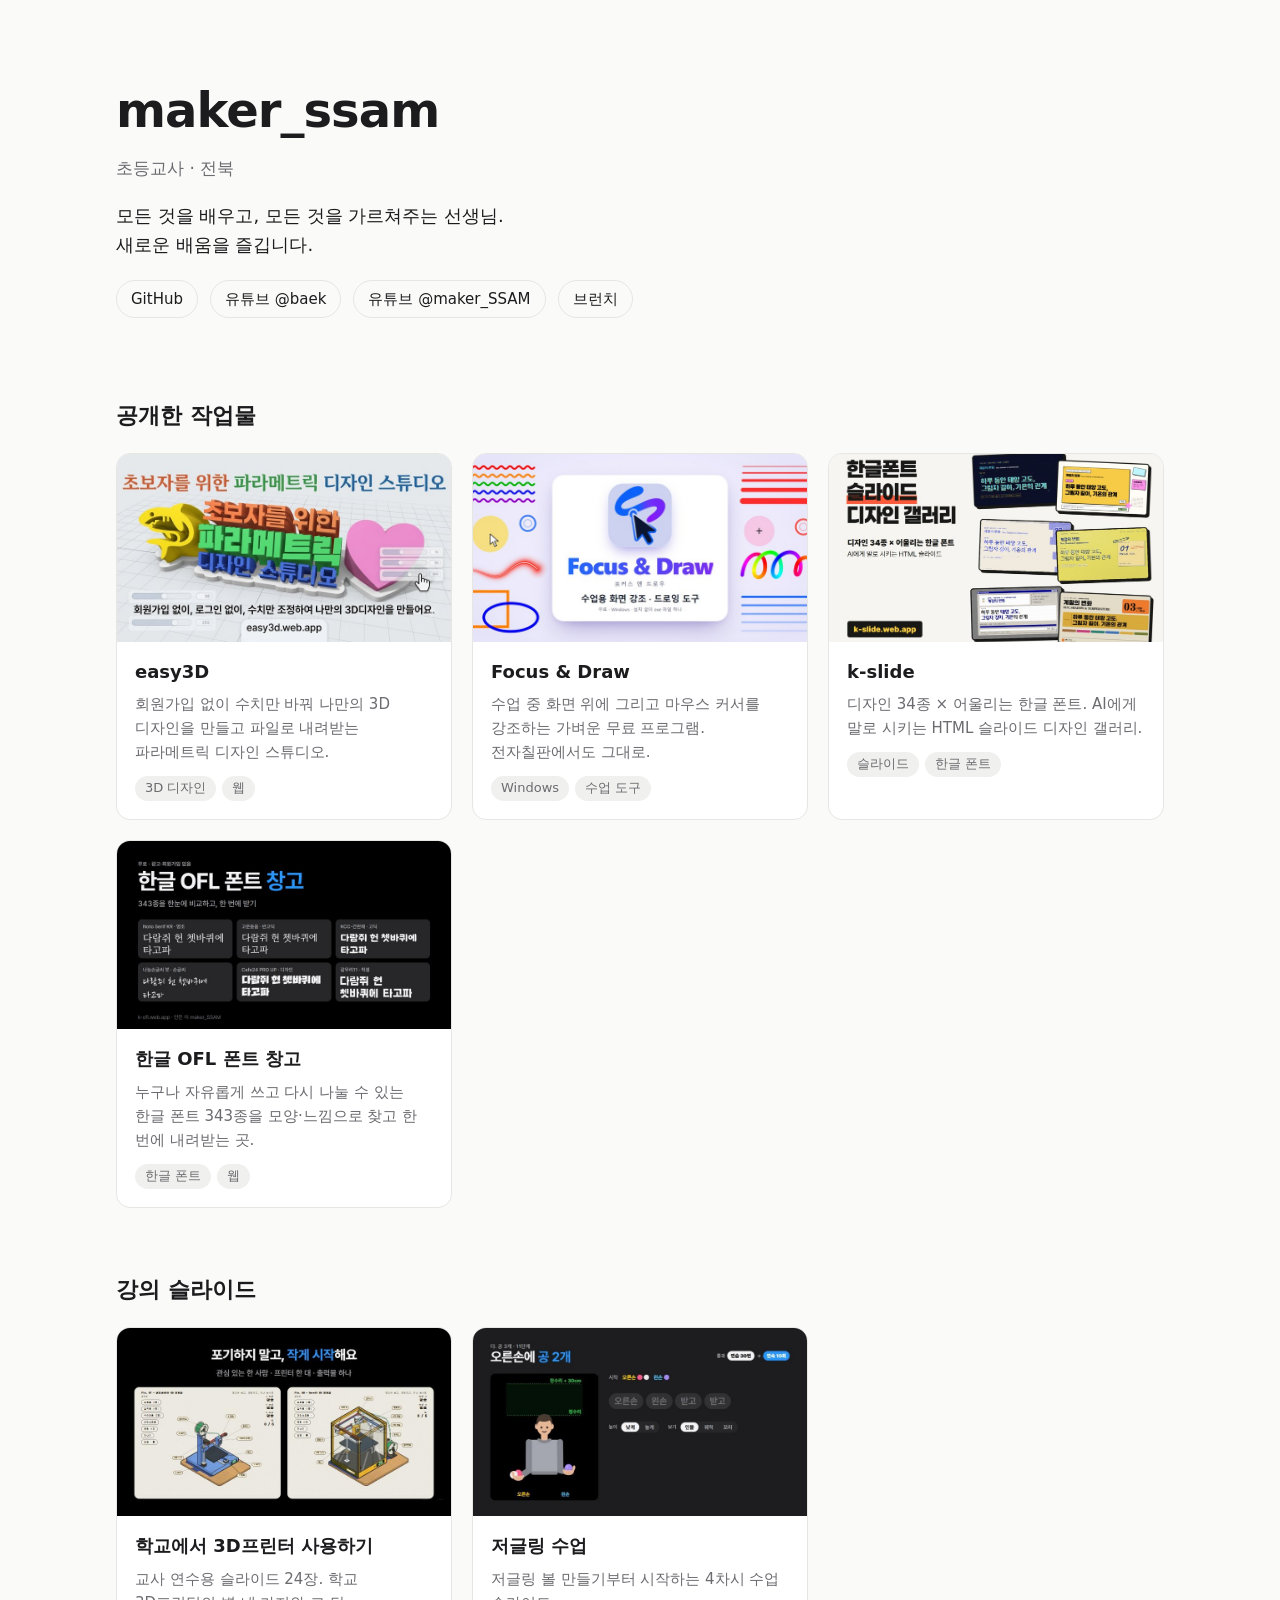
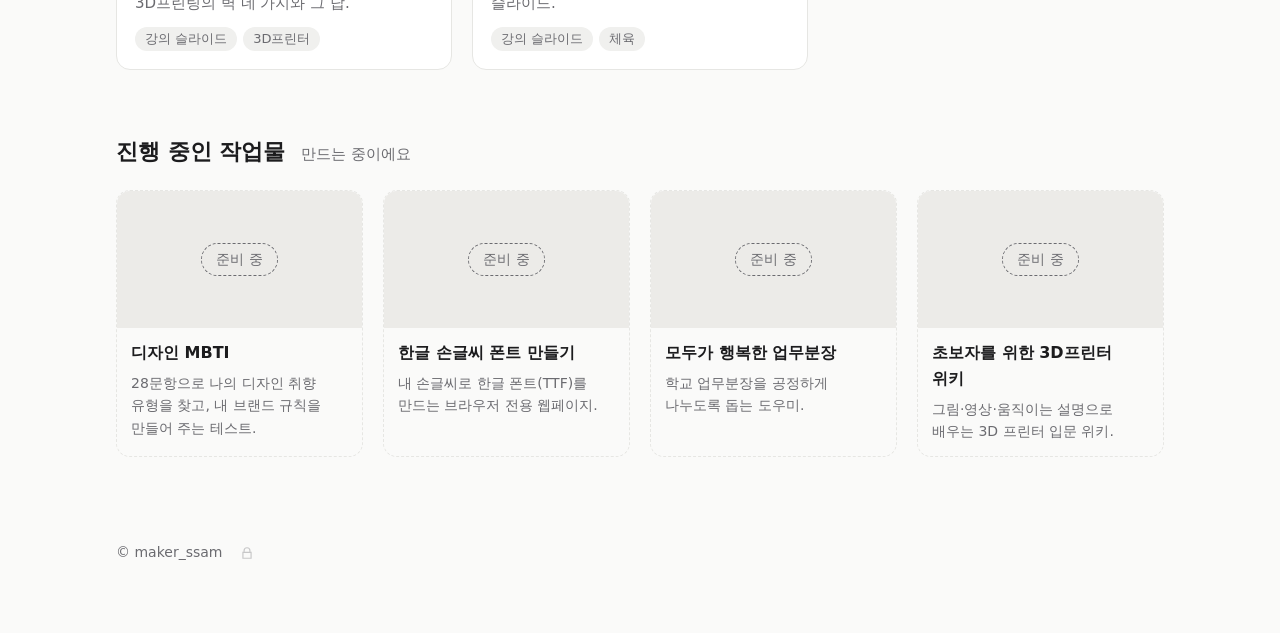
<file: index.html>
<!doctype html>
<html lang="ko">
<head>
<meta charset="utf-8">
<meta name="viewport" content="width=device-width, initial-scale=1">
<title>maker_ssam</title>
<meta name="description" content="초등교사 maker_ssam이 만든 수업 도구와 작업물 모음.">
<meta property="og:type" content="website">
<meta property="og:url" content="https://maker-ssam.github.io/">
<meta property="og:title" content="maker_ssam">
<meta property="og:description" content="초등교사 maker_ssam이 만든 수업 도구와 작업물 모음.">
<meta property="og:image" content="https://maker-ssam.github.io/og-image.jpg">
<meta property="og:image:width" content="1200">
<meta property="og:image:height" content="630">
<meta name="twitter:card" content="summary_large_image">
<link rel="icon" href="favicon.svg" type="image/svg+xml">
<link rel="stylesheet" href="https://maker-ssam.github.io/korean-ofl-fonts/fonts/pretendard/pretendard.css">
<link rel="stylesheet" href="style.css">
</head>
<body>
<div class="wrap">
  <header class="profile" id="profile"></header>

  <section>
    <h2>공개한 작업물</h2>
    <div class="grid" id="published"></div>
  </section>

  <section>
    <h2>강의 슬라이드</h2>
    <div class="grid" id="lectures"></div>
  </section>

  <section>
    <h2>진행 중인 작업물 <small>만드는 중이에요</small></h2>
    <div class="grid small" id="in-progress"></div>
  </section>

  <footer>© maker_ssam <a class="desk-door" href="desk/" aria-label="작업실(비밀번호)" title="작업실"><svg viewBox="0 0 24 24" width="14" height="14" aria-hidden="true"><path fill="none" stroke="currentColor" stroke-width="2" d="M7 11V8a5 5 0 0 1 10 0v3M5 11h14v10H5z"/></svg></a></footer>
</div>

<script>
// 내용은 works.json에서만 고친다. 이 파일은 보여 주는 방법만 담는다.
const el = (tag, cls, text) => {
  const e = document.createElement(tag);
  if (cls) e.className = cls;
  if (text) e.textContent = text;
  return e;
};

function thumb(w) {
  const box = el('div', 'thumb');
  if (w.thumb) {
    const img = el('img');
    img.src = w.thumb; img.alt = ''; img.loading = 'lazy';
    box.append(img);
  } else {
    box.classList.add('blank');
    box.append(el('span', '', '준비 중'));
  }
  return box;
}

function card(w) {
  const c = el(w.url ? 'a' : 'div', 'card');
  if (w.url) { c.href = w.url; c.target = '_blank'; c.rel = 'noopener'; }
  const body = el('div', 'body');
  body.append(el('h3', '', w.title), el('p', '', w.desc));
  if (w.tags && w.tags.length) {
    const ul = el('ul', 'tags');
    w.tags.forEach(t => ul.append(el('li', '', t)));
    body.append(ul);
  }
  c.append(thumb(w), body);
  return c;
}

function profile(p) {
  const h = document.getElementById('profile');
  h.append(el('h1', '', p.name), el('p', 'role', p.role), el('p', 'intro', p.intro));
  const ul = el('ul', 'links');
  (p.links || []).forEach(l => {
    const li = el('li'), a = el('a', '', l.label);
    a.href = l.url; a.target = '_blank'; a.rel = 'noopener';
    li.append(a); ul.append(li);
  });
  h.append(ul);
}

fetch('works.json')
  .then(r => r.json())
  .then(d => {
    if (d.profile) profile(d.profile);
    document.getElementById('published').append(...(d.published || []).map(card));
    document.getElementById('lectures').append(...(d.lectures || []).map(card));
    document.getElementById('in-progress').append(...(d.inProgress || []).map(card));
  })
  .catch(() => {
    document.getElementById('published').append(el('p', 'notice', '목록을 불러오지 못했어요. 잠시 뒤 새로고침해 주세요.'));
  });
</script>
<!-- 방문 집계: Cloudflare Web Analytics(쿠키 없음). 실제 주소에서만 불러와 로컬 미리보기는 세지 않는다 -->
<script>if(location.hostname==='maker-ssam.github.io'){var s=document.createElement('script');s.defer=true;s.src='https://static.cloudflareinsights.com/beacon.min.js';s.setAttribute('data-cf-beacon','{"token": "50978c2fd5224087936fd5e326e45675"}');document.body.appendChild(s);}</script>
</body>
</html>
</file>
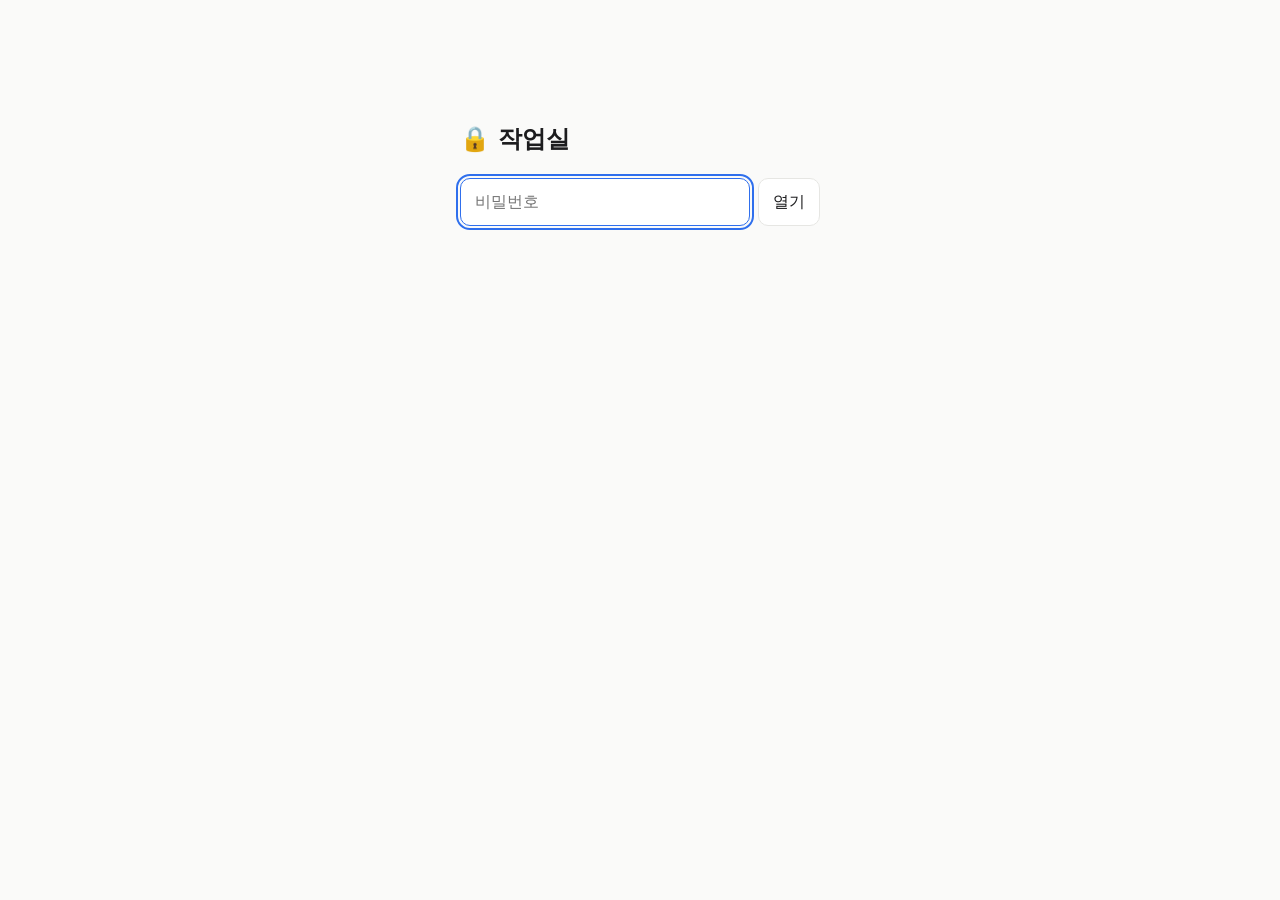
<file: desk/index.html>
<!doctype html>
<html lang="ko">
<head>
<meta charset="utf-8">
<meta name="viewport" content="width=device-width, initial-scale=1">
<meta name="robots" content="noindex, nofollow">
<title>작업실</title>
<link rel="icon" href="../favicon.svg" type="image/svg+xml">
<link rel="stylesheet" href="https://maker-ssam.github.io/korean-ofl-fonts/fonts/pretendard/pretendard.css">
<link rel="stylesheet" href="../style.css">
<style>
  .lock { max-width: 360px; margin: 0 auto; padding: 120px 0 64px; --field-line: var(--line); }
  @media (prefers-color-scheme: dark) { .lock { --field-line: #48484e; } }
  .lock h1 { margin: 0 0 20px; font-size: 24px; font-weight: 700; }
  .lock form { display: flex; gap: 8px; }
  .lock input, .lock button {
    font: inherit; font-size: 16px; padding: 10px 14px;
    border: 1px solid var(--field-line); border-radius: 10px; background: var(--surface); color: var(--text);
  }
  .lock input { flex: 1; min-width: 0; }
  .lock button { cursor: pointer; }
  .lock button:hover, .lock input:focus { border-color: var(--accent); }
  .lock input:focus-visible, .lock button:focus-visible { outline: 2px solid var(--accent); outline-offset: 2px; }
  .lock .msg { min-height: 1.6em; margin: 10px 0 0; color: var(--muted); font-size: 14px; }
  .desk h1 { margin: 0; padding: 72px 0 8px; font-size: 32px; font-weight: 800; }
  .links { display: grid; gap: 10px; grid-template-columns: repeat(auto-fill, minmax(260px, 1fr)); }
  .links a {
    display: block; padding: 14px 16px; text-decoration: none;
    background: var(--surface); border: 1px solid var(--line); border-radius: var(--radius);
  }
  .links a:hover, .links a:focus-visible { border-color: var(--accent); }
  .links b { display: block; font-weight: 700; }
  .links span { display: block; margin-top: 2px; color: var(--muted); font-size: 14px; }
</style>
</head>
<body>
<div class="wrap">
  <div class="lock" id="lock">
    <h1>🔒 작업실</h1>
    <form id="f">
      <input type="password" id="pw" placeholder="비밀번호" aria-label="비밀번호" autocomplete="current-password" autofocus>
      <button>열기</button>
    </form>
    <p class="msg" id="msg" role="status" aria-live="polite"></p>
  </div>
  <div class="desk" id="desk" hidden></div>
</div>

<script>
// 링크 목록은 아래에 암호화되어 있다. 원본과 만드는 법은 OneDrive Claude-code/desk/ (공개 저장소 밖)
const BOX = {"iter":600000,"salt":"FmkTik+9yBQz2r2VrTlqzg==","iv":"gg0RNQkVh8/zr10J","ct":"QkKUJTS/NVeCKuD/NSgG+Tpq1+BRfn0bcAzX1Ddwy7Nf2Sa0USLRnu46SLpWdjfAsNsY+cGLiV30Idtr0LfPvsITCYAVNxAKMJh5yg73ylZBeyZlI7hr6aA63HjOYfhUYF7OsxNurfB7g3Ist4RuxL78cLGvZwKkHQOIi3hyUqEyZc60E7yLgf5+sp6Md4ezBvTg/[base64]/TeYzzeK8VT8tO5WHg9LiefhN814vCT2N8vO9Ba87p4G84wRcrsl2af7fN1r3fQygsS9t3/1kLuOhBvOABtxbL5C51mBraMZQXCKRR1qPIM/F63PjB88OHFjnQWFlHPCFSxZhCERCHLnU3lUPrfrYhu3qOnyXaxv6e7cmcJqdAwJu1XC+UYD42/[base64]"};
const b64 = s => Uint8Array.from(atob(s), c => c.charCodeAt(0));
const el = (tag, cls, text) => { const e = document.createElement(tag); if (cls) e.className = cls; if (text) e.textContent = text; return e; };

async function open(pw) {
  const base = await crypto.subtle.importKey('raw', new TextEncoder().encode(pw.normalize('NFC')), 'PBKDF2', false, ['deriveKey']);
  const key = await crypto.subtle.deriveKey({ name: 'PBKDF2', salt: b64(BOX.salt), iterations: BOX.iter, hash: 'SHA-256' },
    base, { name: 'AES-GCM', length: 256 }, false, ['decrypt']);
  const plain = await crypto.subtle.decrypt({ name: 'AES-GCM', iv: b64(BOX.iv) }, key, b64(BOX.ct));
  return JSON.parse(new TextDecoder().decode(plain));
}

function show(d) {
  const desk = document.getElementById('desk');
  desk.append(el('h1', '', d.title || '작업실'));
  (d.groups || []).forEach(g => {
    const s = el('section'); s.append(el('h2', '', g.title));
    const box = el('div', 'links');
    (g.links || []).forEach(l => {
      const a = el('a'); a.href = l.url; a.target = '_blank'; a.rel = 'noopener noreferrer';
      a.append(el('b', '', l.label));
      if (l.note) a.append(el('span', '', l.note));
      box.append(a);
    });
    s.append(box); desk.append(s);
  });
  document.getElementById('lock').hidden = true;
  desk.hidden = false;
}

document.getElementById('f').addEventListener('submit', async e => {
  e.preventDefault();
  const msg = document.getElementById('msg');
  msg.textContent = '여는 중…';
  try { show(await open(document.getElementById('pw').value)); }
  catch { msg.textContent = '비밀번호가 맞지 않아요.'; }
});
</script>
</body>
</html>
</file>
<file: style.css>
/* 기본 디자인. 나중에 나만의 디자인으로 바꿀 때는 :root 값부터 고친다. */
:root {
  --bg: #fafaf9;
  --surface: #ffffff;
  --text: #1c1c1e;
  --muted: #6b6b70;
  --line: #e6e6e3;
  --accent: #2f6fed;
  --tag-bg: #f0f0ee;
  --thumb-bg: #ecebe8;

  --font: '프리텐다드', system-ui, -apple-system, 'Apple SD Gothic Neo', 'Malgun Gothic', sans-serif;
  --radius: 14px;
  --gap: 20px;
  --max: 1080px;
}

@media (prefers-color-scheme: dark) {
  :root {
    --bg: #141416;
    --surface: #1d1d20;
    --text: #ececee;
    --muted: #9a9aa0;
    --line: #2c2c30;
    --accent: #7aa2ff;
    --tag-bg: #26262a;
    --thumb-bg: #26262a;
  }
}

* { box-sizing: border-box; }
html { -webkit-text-size-adjust: 100%; }
body {
  margin: 0;
  background: var(--bg);
  color: var(--text);
  font-family: var(--font);
  line-height: 1.6;
  word-break: keep-all;
}
a { color: inherit; }

.wrap { max-width: var(--max); margin: 0 auto; padding: 0 16px; }

/* 자기소개 */
.profile { padding: 72px 0 48px; }
.profile h1 { margin: 0; font-size: clamp(32px, 6vw, 48px); font-weight: 800; letter-spacing: -0.02em; }
.profile .role { margin: 6px 0 0; color: var(--muted); font-size: 17px; }
.profile .intro { margin: 20px 0 0; max-width: 36em; font-size: 18px; white-space: pre-line; }
.profile .links { display: flex; flex-wrap: wrap; gap: 10px 12px; margin: 20px 0 0; padding: 0; list-style: none; }
.profile .links a {
  display: inline-block; padding: 6px 14px;
  border: 1px solid var(--line); border-radius: 999px;
  text-decoration: none; font-size: 15px;
}
.profile .links a:hover { border-color: var(--accent); color: var(--accent); }

/* 묶음 */
section { padding: 32px 0; }
section h2 { margin: 0 0 20px; font-size: 22px; font-weight: 700; }
section h2 small { margin-left: 8px; color: var(--muted); font-size: 15px; font-weight: 400; }

.grid { display: grid; gap: var(--gap); grid-template-columns: repeat(auto-fill, minmax(300px, 1fr)); }
.grid.small { grid-template-columns: repeat(auto-fill, minmax(220px, 1fr)); }

/* 카드 */
.card {
  display: flex; flex-direction: column;
  background: var(--surface);
  border: 1px solid var(--line);
  border-radius: var(--radius);
  overflow: hidden;
  text-decoration: none;
  transition: transform .15s, border-color .15s;
}
a.card:hover { transform: translateY(-2px); border-color: var(--accent); }
/* 링크 없는 카드(진행 중): 누를 수 없다는 티를 낸다 */
div.card { background: transparent; border-style: dashed; }

.thumb { aspect-ratio: 16 / 9; background: var(--thumb-bg); overflow: hidden; }
.thumb img { width: 100%; height: 100%; object-fit: cover; display: block; }
.thumb.blank { display: grid; place-items: center; padding: 16px; text-align: center; color: var(--muted); font-weight: 700; font-size: 18px; }
.thumb.blank span { padding: 4px 14px; border: 1px dashed var(--muted); border-radius: 999px; font-size: 14px; font-weight: 400; }

.notice { margin: 0; color: var(--muted); }

.body { padding: 16px 18px 18px; }
.body h3 { margin: 0; font-size: 18px; font-weight: 700; }
.body p { margin: 6px 0 0; color: var(--muted); font-size: 15px; }
.tags { display: flex; flex-wrap: wrap; gap: 6px; margin: 12px 0 0; padding: 0; list-style: none; }
.tags li { padding: 2px 10px; background: var(--tag-bg); border-radius: 999px; font-size: 13px; color: var(--muted); }

.small .body { padding: 12px 14px 14px; }
.small .body h3 { font-size: 16px; }
.small .body p { font-size: 14px; }

footer { padding: 48px 0 64px; color: var(--muted); font-size: 14px; }
/* 작업실(비밀번호 페이지) 입구: 눈에 띄지 않게 */
.desk-door { display: inline-grid; place-items: center; width: 32px; height: 32px; margin-left: 4px; vertical-align: middle; opacity: .35; }
.desk-door:hover, .desk-door:focus-visible { opacity: 1; color: var(--accent); }
</file>
